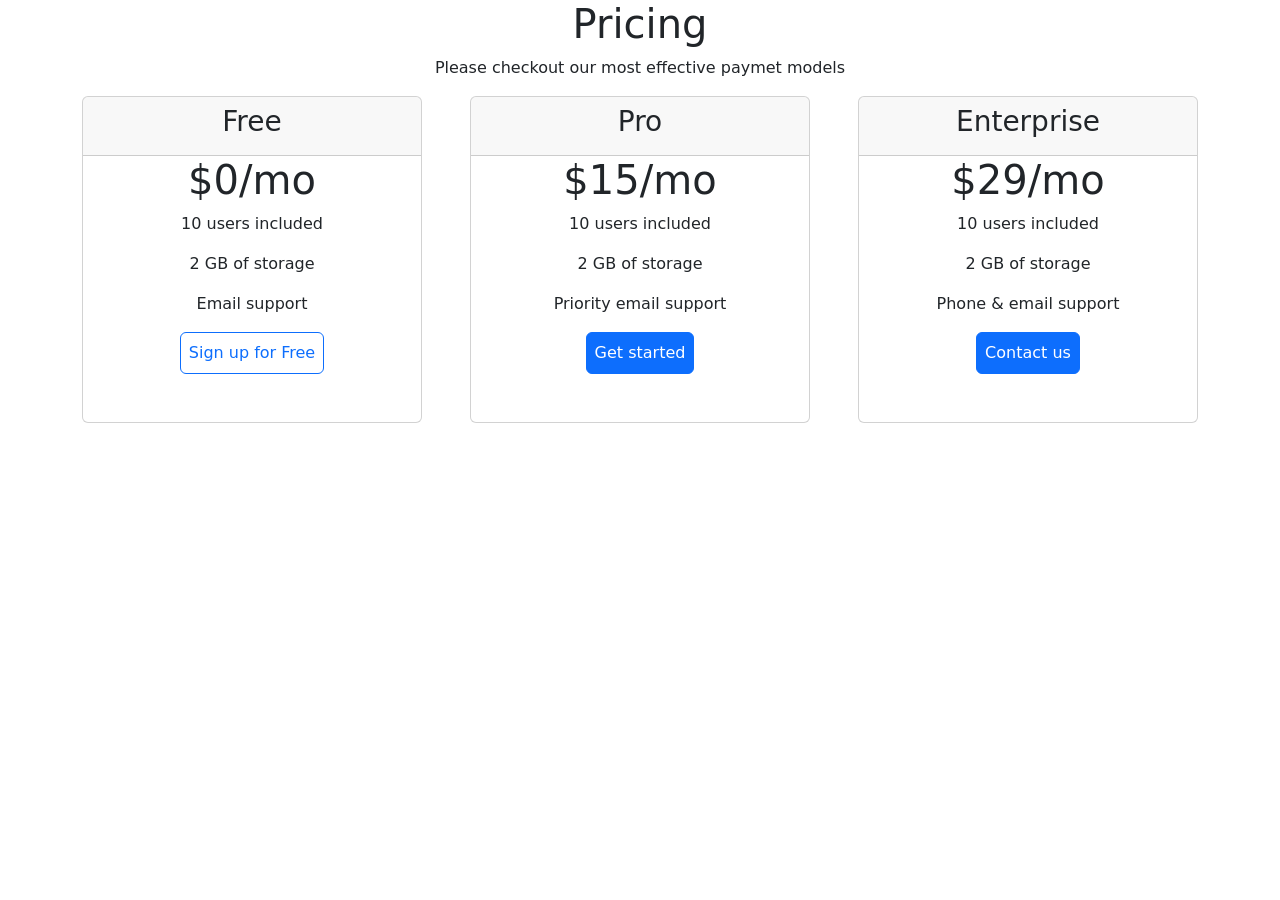
<file: Bootstrap/index.html>
<!DOCTYPE html>
<html lang="en">

<head>
    <meta charset="UTF-8">
    <meta name="viewport" content="width=device-width, initial-scale=1.0">
    <title>Bootstrap</title>
    <link rel="stylesheet" href="https://cdn.jsdelivr.net/npm/bootstrap@5.3.2/dist/css/bootstrap.min.css">
</head>

<body>

    <div class="container container-fluid text-center md  ">
        <h1>Pricing</h1>
        <p>Please checkout our most effective paymet models</p>
        <div class="cards d-flex justify-content-around  gap-5 ">
            <div class="card w-75 pb-5  ">
                <div class="card-header  ">

                    <h3>Free</h3>
                </div>
                <h1>$0/mo</h1>
                <p>10 users included</p>
                <p>2 GB of storage</p>
                <p>Email support</p>
                <button type="button" class="btn btn-outline-primary p-2  m-auto  ">Sign up for Free</button>

            </div>
            <div class="card w-75 pb-5  ">
                <div class="card-header  ">

                    <h3>Pro</h3>
                </div>
                <h1>$15/mo</h1>
                <p>10 users included</p>
                <p>2 GB of storage</p>
                <p>Priority email support</p>
                <button type="button" class="btn btn-primary p-2  m-auto  ">Get started</button>

            </div>
            <div class="card w-75 pb-5  ">
                <div class="card-header  ">

                    <h3>Enterprise</h3>
                </div>
                <h1>$29/mo</h1>
                <p>10 users included</p>
                <p>2 GB of storage</p>
                <p>Phone & email support</p>
                <button type="button" class="btn btn-primary p-2  m-auto  ">Contact us </button>

            </div>
        </div>
    </div>

    <script src="https://cdn.jsdelivr.net/npm/bootstrap@5.3.2/dist/js/bootstrap.bundle.min.js"></script>
</body>

</html>
</file>
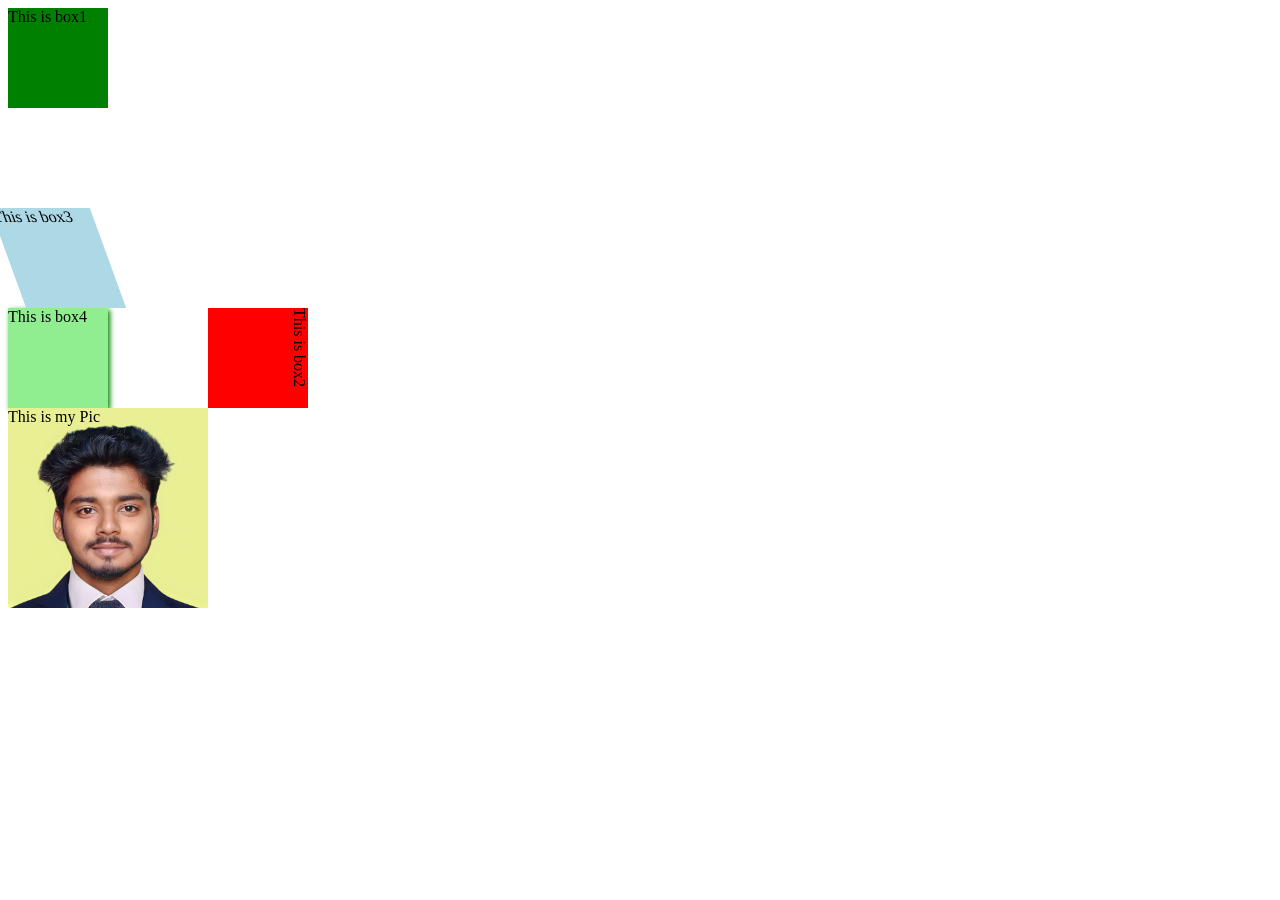
<file: Css  Level 4/index.html>
<!DOCTYPE html>
<html lang="en">
<head>
    <meta charset="UTF-8">
    <meta name="viewport" content="width=device-width, initial-scale=1.0">
    <title>Css Level 3</title>
    <link rel="stylesheet" href="style.css">
</head>
<body>
    <div id="box1">This is box1</div>
    <div id="box2">This is box2</div>
    <div id="box3">This is box3</div>
    <div id="box4">This is box4</div>
    <div id="myPic">This is my Pic</div>
</body>
</html>
</file>
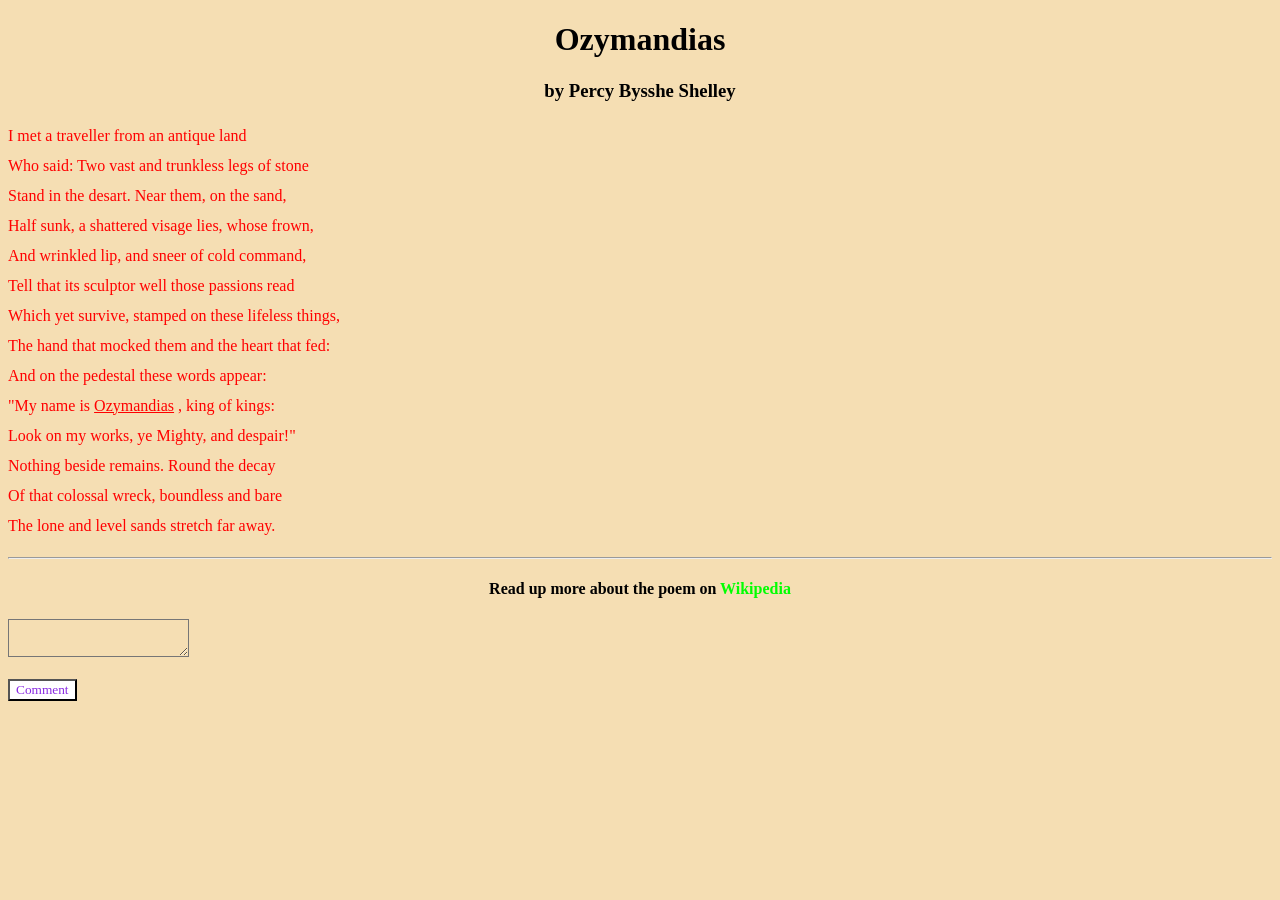
<file: Css level 1/index.html>
<!DOCTYPE html>
<html lang="en">

<head>
    <meta charset="UTF-8">
    <meta name="viewport" content="width=device-width, initial-scale=1.0">
    <title>Practice Css</title>
    <link rel="stylesheet" href="style.css">
</head>

<body>
    <!--Poem Name-->
    <h1>Ozymandias</h1>
    <!--Poet'sName-->
    <h3>by Percy Bysshe Shelley</h3>
    <!--Poem-->
    <p>
        I met a traveller from an antique land
        <br>
        Who said: Two vast and trunkless legs of stone
        <br>
        Stand in the desart. Near them, on the sand,
        <br>
        Half sunk, a shattered visage lies, whose frown,
        <br>
        And wrinkled lip, and sneer of cold command,
        <br>
        Tell that its sculptor well those passions read
        <br>
        Which yet survive, stamped on these lifeless things,
        <br>
        The hand that mocked them and the heart that fed:
        <br>
        And on the pedestal these words appear:
        <br>
        "My name is <span>Ozymandias</span> , king of kings:
        <br>
        Look on my works, ye Mighty, and despair!"
        <br>
        Nothing beside remains. Round the decay
        <br>
        Of that colossal wreck, boundless and bare
        <br>
        The lone and level sands stretch far away.
        <br>
    </p>
    <hr />
    <h4>Read up more about the poem on <a href=" https://en.wikipedia.org/wiki/Ozymandias ">Wikipedia</a></h4>
    <textarea placeholder="Leave your comments here..."> </textarea> 
    <br /><br />
    <button>Comment</button>
</body>

</html>
</file>
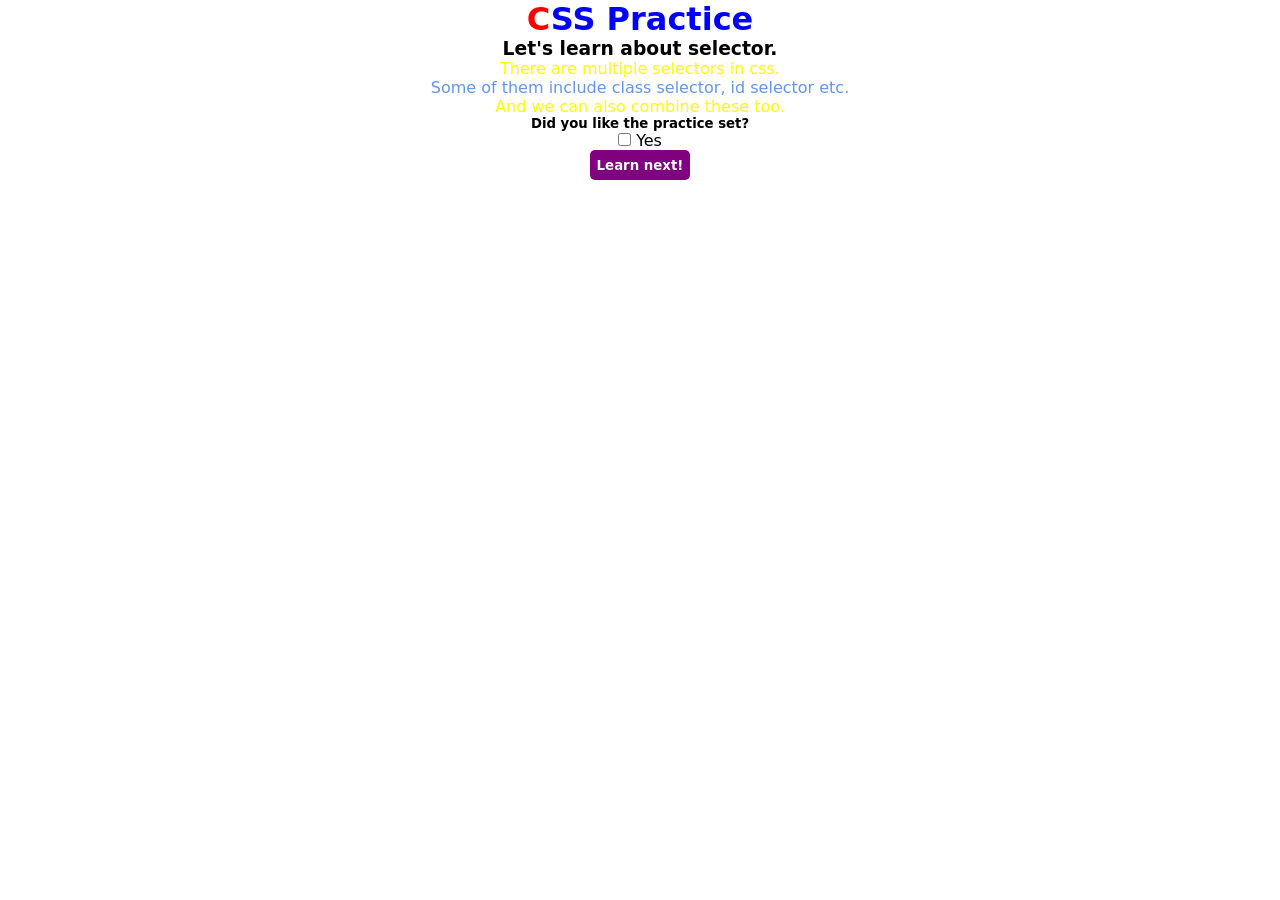
<file: Css level 2/index.html>
<!DOCTYPE html>
<html lang="en">

<head>
    <meta charset="UTF-8">
    <meta name="viewport" content="width=device-width, initial-scale=1.0">
    <title>Level 2</title>
    <link rel="stylesheet" href="style.css">
</head>

<body>
    <h1 class="headings" id="mainTopic">CSS Practice</h1>
    <h3  class="headings" >Let's learn about selector.</h3>
    <!-- Paragraph1 -->
    <p class="para">There are multiple selectors in css.</p>
    <!-- Paragraph2 -->
    <p class="para">Some of them include class selector, id selector etc.</p>
    <!-- Paragraph3 -->
    <p class="para">And we can also combine these too.</p>

    <div>
        <h5  class="headings" >Did you like the practice set?</h5>
        <input type="checkbox" id="yes" />
        <label for="yes">Yes</label>
        <br />
        <button>Learn next!</button>
    </div>
</body>

</html>
</file>
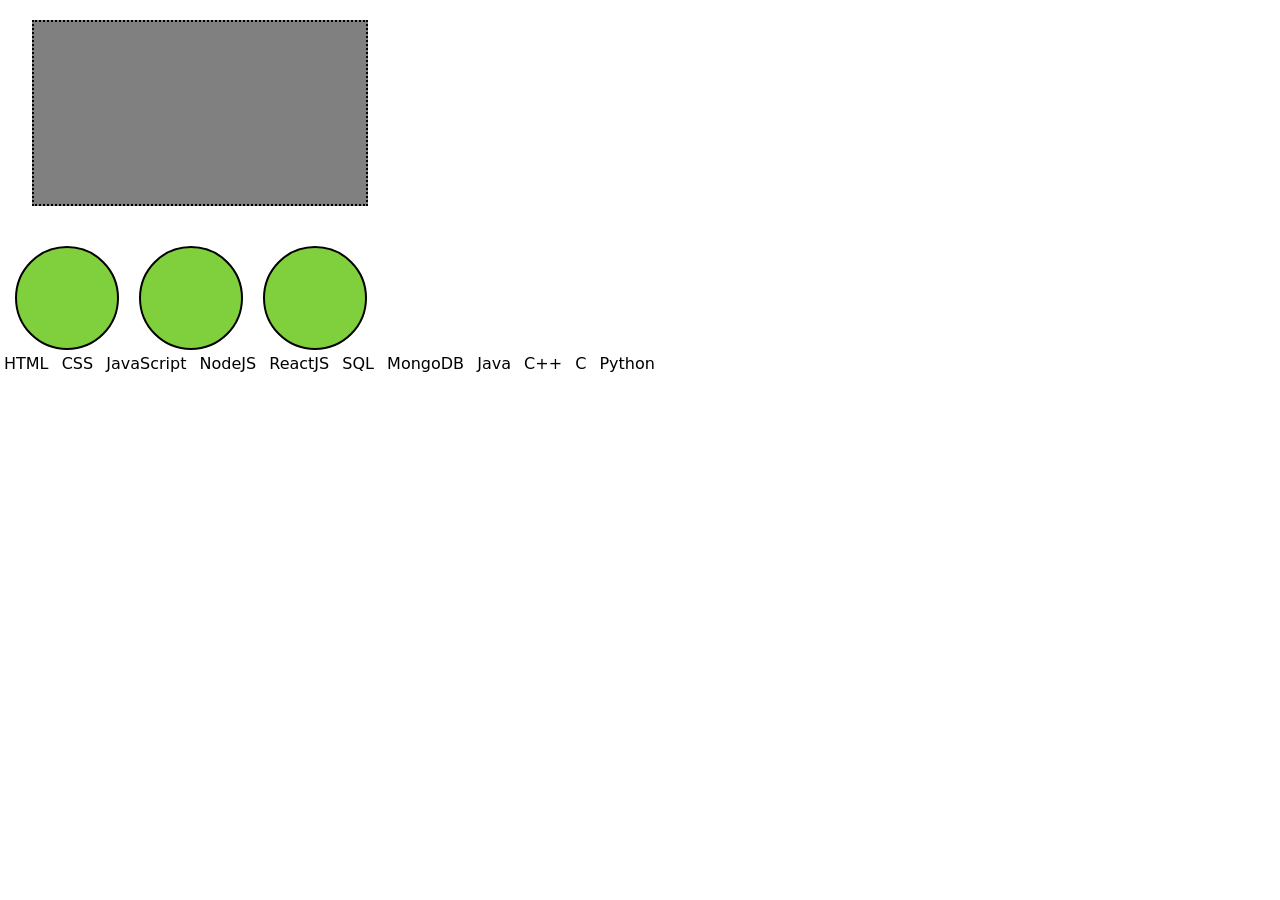
<file: Css level 3/index.html>
<!DOCTYPE html>
<html lang="en">

<head>
    <meta charset="UTF-8" />
    <meta http-equiv="X-UA-Compatible" content="IE=edge" />
    <meta name="viewport" content="width=device-width, initial-scale=1.0" />
    <title>CSS</title>
    <link rel="stylesheet" href="style.css" />
</head>

<body>
   <!-- Q1 -->
    <div class="set">
        
    </div>

    <!-- Q2 -->

    <div class="div">

    </div>
    <div class="div">

    </div>
    <div class="div">

    </div>

    <!-- Q3 -->

    <div>
        <ul>
            <li>HTML</li>
            <li>CSS</li>
            <li>JavaScript</li>
            <li>NodeJS</li>
            <li>ReactJS</li>
            <li>SQL</li>
            <li>MongoDB</li>
            <li>Java</li>
            <li>C++</li>
            <li>C</li>
            <li>Python</li>
        </ul>
    </div>
</body>

</html>
</file>
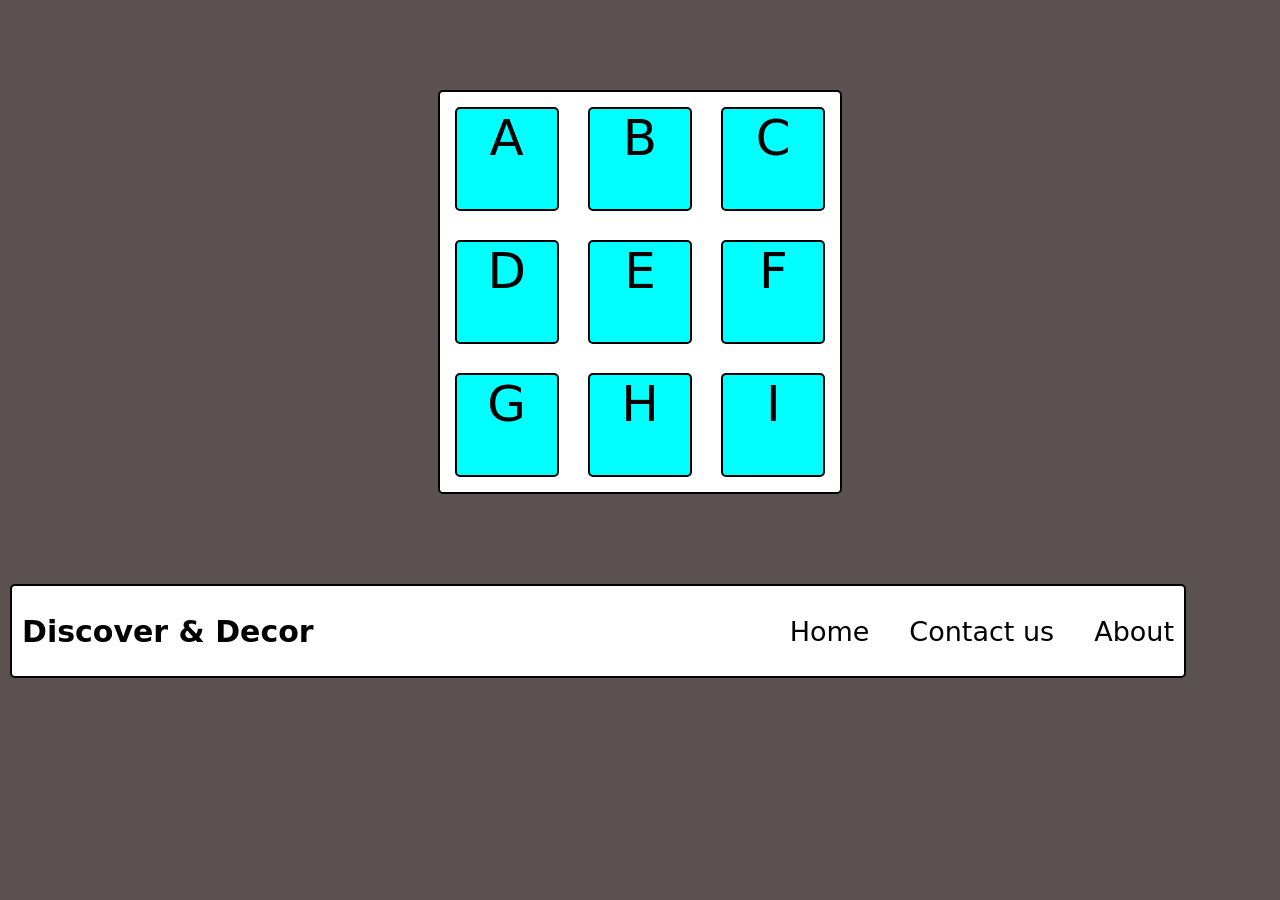
<file: Css Level 5/index.html>
<!DOCTYPE html>
<html lang="en">

<head>
    <meta charset="UTF-8">
    <meta name="viewport" content="width=device-width, initial-scale=1.0">
    <title>Css Level 5</title>
    <link rel="stylesheet" href="style.css">
</head>

<body>
    <!-- Q1 Re-createthefollowinglayoutusingflexboxascloselyaspossible -->

    <div class="Q1">
        <div class="alpha">A</div>
        <div class="alpha">B</div>
        <div class="alpha">C</div>
        <div class="alpha">D</div>
        <div class="alpha">E</div>
        <div class="alpha">F</div>
        <div class="alpha">G</div>
        <div class="alpha">H</div>
        <div class="alpha">I</div>
    </div>

    <div class="Q2">
        <div class="left">
            <h2>
                Discover & Decor
            </h2>
        </div>
        <div class="right">
            <ul>
                <li>Home</li>
                <li>Contact us </li>
                <li>About</li>

            </ul>
        </div>
    </div>

</body>

</html>
</file>
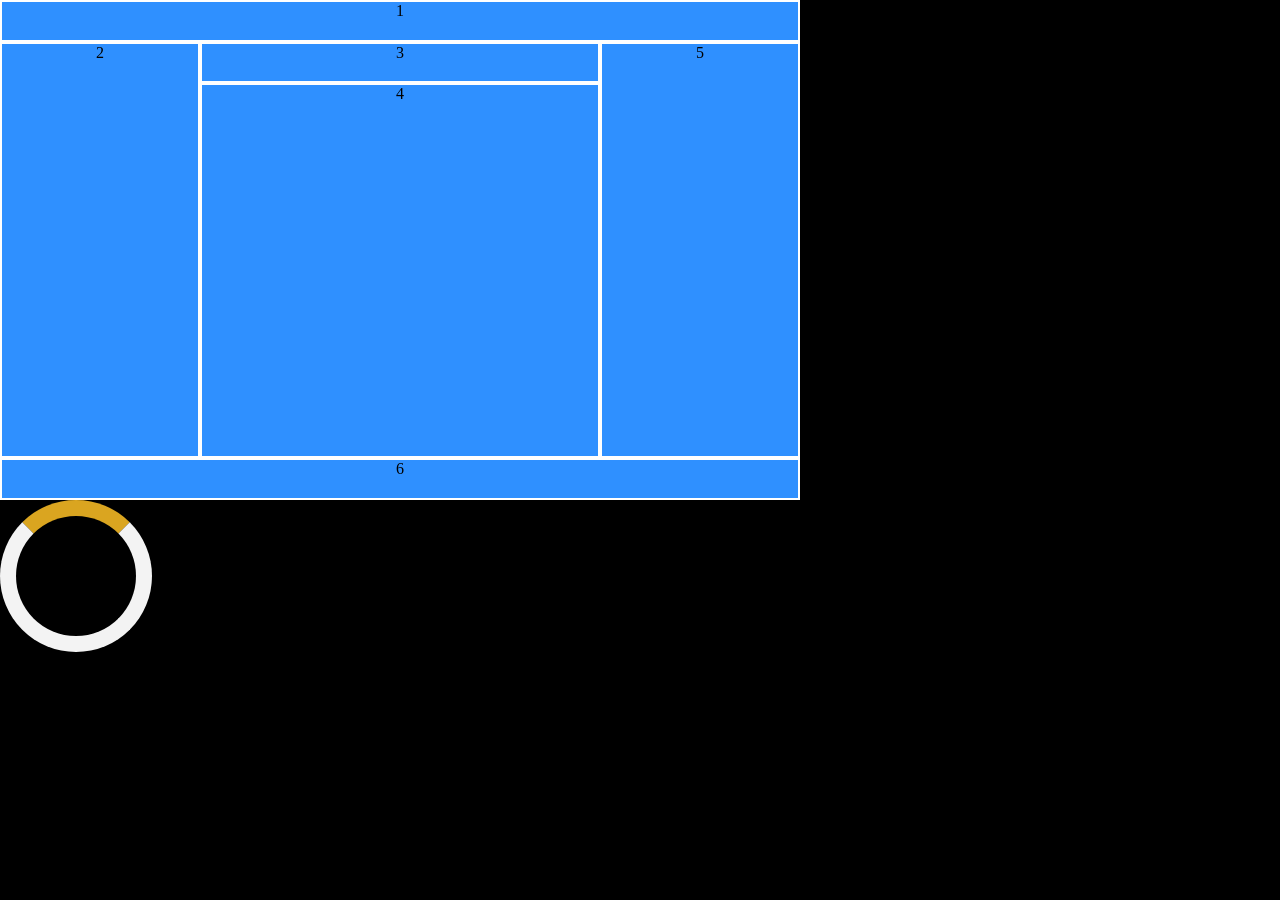
<file: Css Level 6/index.html>
<!DOCTYPE html>
<html lang="en">

<head>
    <meta charset="UTF-8">
    <meta name="viewport" content="width=device-width, initial-scale=1.0">
    <title>Practice</title>
    <link rel="stylesheet" href="style.css">
</head>

<body>

    <div class="container">
        <div class="item one">1</div>
        <div class="item two">2</div>
        <div class="item three">3</div>
        <div class="item four">4</div>
        <div class="item five">5</div>
        <div class="item six">6</div>
    </div>


    <div class="loader">
        
    </div>
</body>

</html>
</file>
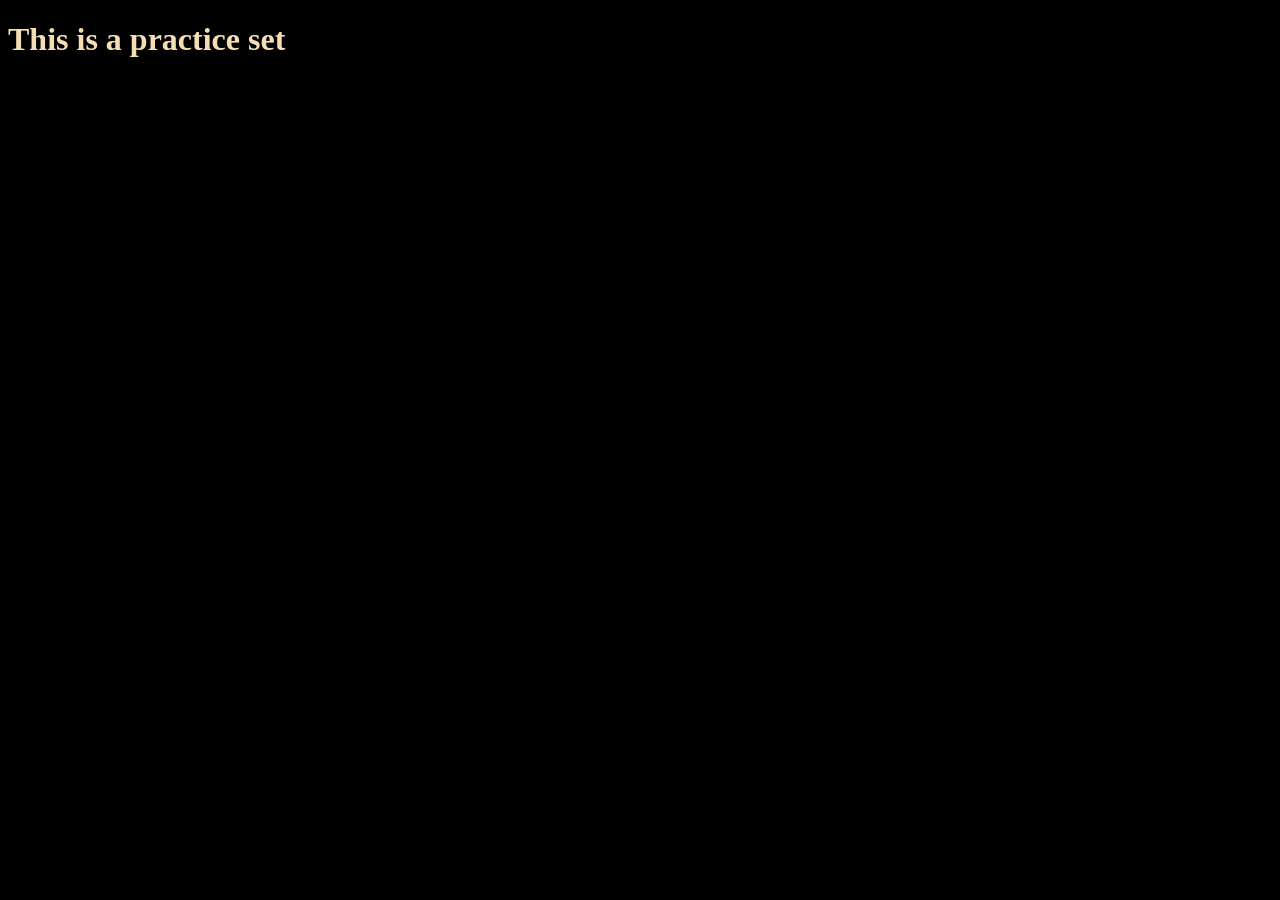
<file: Js part 2/index.html>
<!DOCTYPE html>
<html lang="en">
<head>
    <meta charset="UTF-8">
    <meta name="viewport" content="width=device-width, initial-scale=1.0">
    <title>Js part 2</title>
    <style>
        *{
            background-color: #000;
            color: wheat;
        }
    </style>
</head>
<body>
    <h1>This is a practice set</h1>



    <script src="app.js"></script>

</body>
</html>
</file>
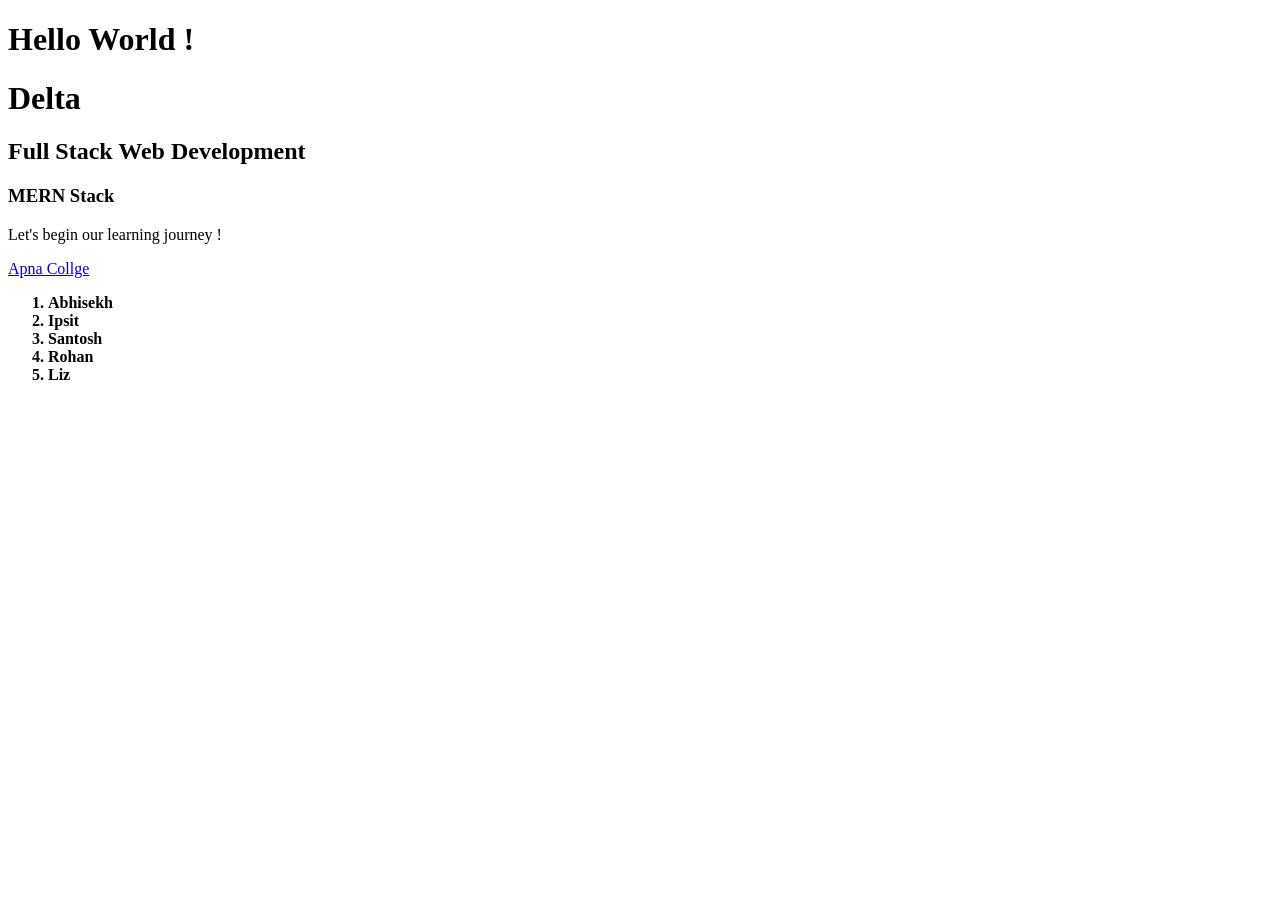
<file: level-1/index.html>
<!DOCTYPE html>
<html lang="en">
<head>
    <meta charset="UTF-8">
    <meta name="viewport" content="width=device-width, initial-scale=1.0">
    <title>Html Practice question</title>
</head>
<body>
    <!-- question1. Use the correct HTML tag to add a paragraph with the text "Hello World!". -->

    <h1> Hello World !</h1>

    <!-- question2. Markup the text with appropriate tags: -->

    <h1>Delta</h1>
    <h2>Full Stack Web Development</h2>
    <h3>MERN Stack</h3>
    <p>Let's begin our learning journey !</p>

    <!-- question3. Create a clickable link that redirects to the url: https://www.apnacollege.in/home-post-login-->

    <a href="https://www.apnacollege.in/home-post-login" target="_blank" rel="noopener noreferrer">Apna Collge</a>

    <!-- question4 . You are given the rank list of few students, create an ordered HTML list to display the list given below-->
<b>
        <ol>
            <li>Abhisekh</li>
            <li>Ipsit</li>
            <li>Santosh</li>
            <li>Rohan</li>
            <li>Liz</li>
        </ol>
    </b>
</body>
</html>
</file>
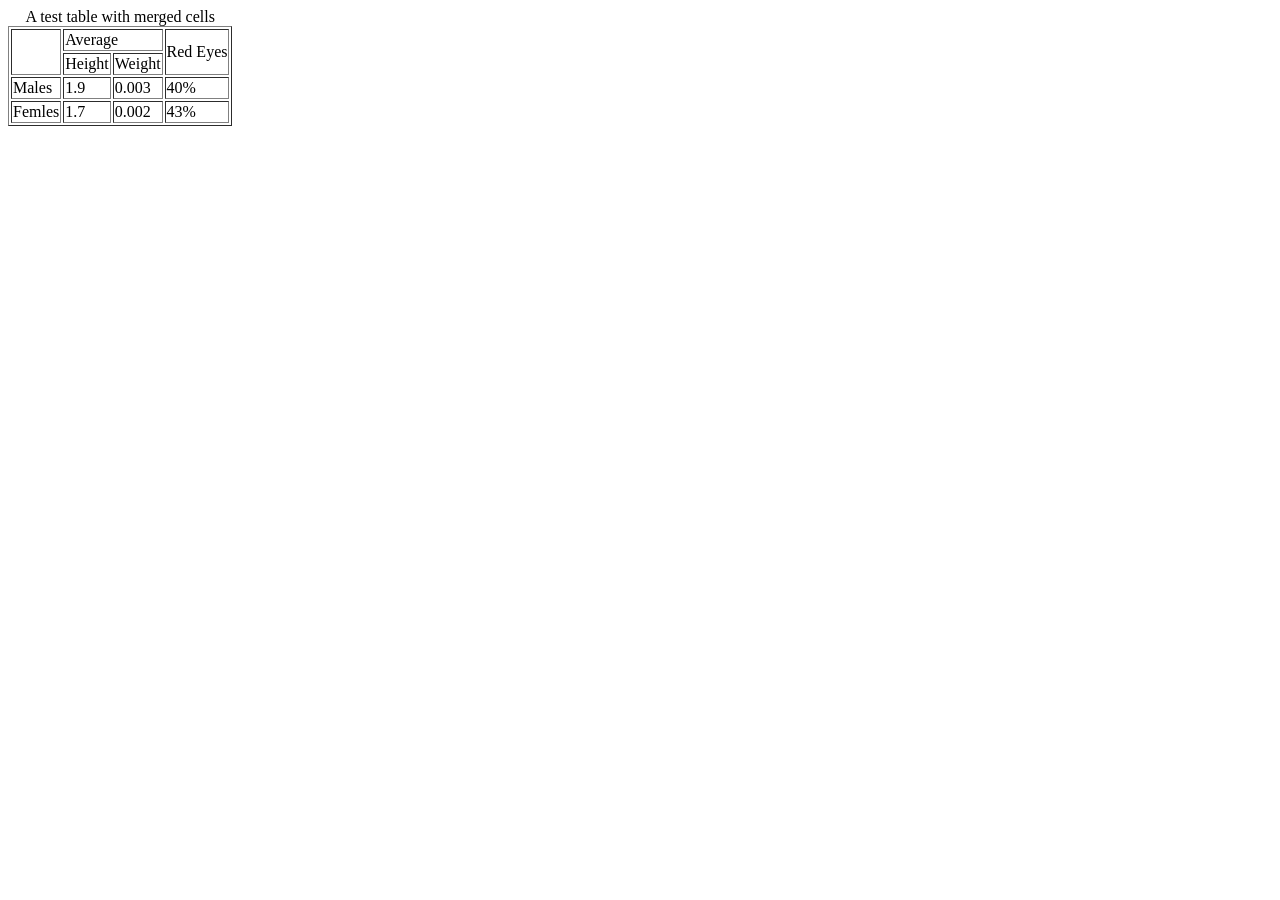
<file: level-3/index.html>
<!DOCTYPE html>
<html lang="en">

<head>
    <meta charset="UTF-8">
    <meta name="viewport" content="width=device-width, initial-scale=1.0">
    <title>Table</title>
</head>

<body>
    <table border="black">
        <caption>A test table with merged cells </caption>
        <tbody>
            <tr>
                <td rowspan="2"></td>
                <td colspan="2">Average</td>
                <td rowspan="2">Red Eyes</td>
            </tr>
            <tr>
                <td>Height</td>
                <td>Weight</td>
            </tr>
            <tr>
                <td>Males</td>
                <td>1.9</td>
                <td>0.003</td>
                <td>40%</td>
            </tr>
            <tr>
            
                <td>Femles</td>
                <td>1.7</td>
                <td>0.002</td>
                <td>43%</td>
            </tr>

        </tbody>
    </table>
</body>

</html>
</file>
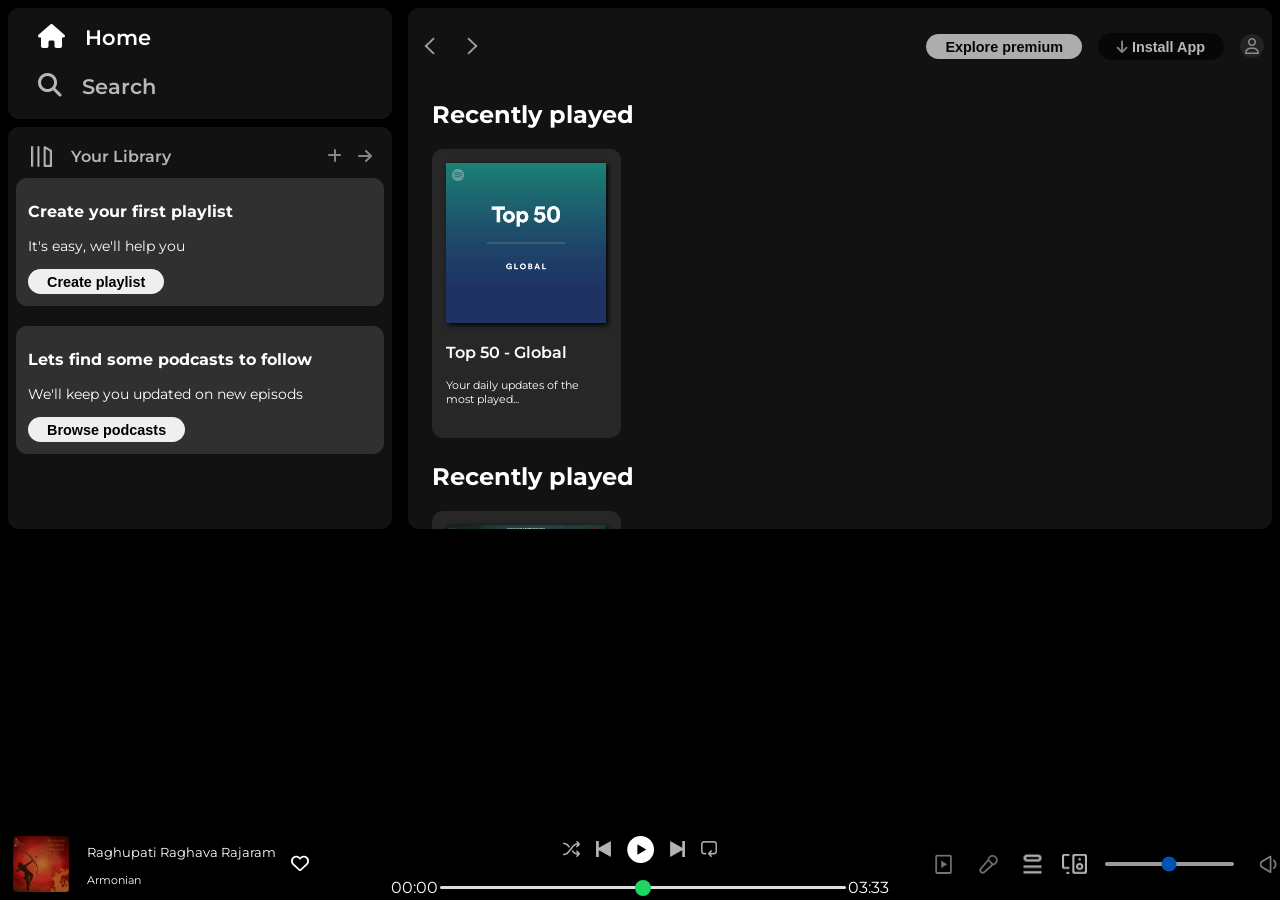
<file: Spotify clone/index.html>
<!DOCTYPE html>
<html lang="en">

<head>
    <meta charset="UTF-8">
    <meta name="viewport" content="width=device-width, initial-scale=1.0">
    <link rel="stylesheet" href="https://cdnjs.cloudflare.com/ajax/libs/font-awesome/6.5.1/css/all.min.css"
        integrity="sha512-DTOQO9RWCH3ppGqcWaEA1BIZOC6xxalwEsw9c2QQeAIftl+Vegovlnee1c9QX4TctnWMn13TZye+giMm8e2LwA=="
        crossorigin="anonymous" referrerpolicy="no-referrer" />
    <link rel="icon" href="./assets/logo.png">
    <title>Spotify - Web Player: Music for everyone</title>
    <link rel="stylesheet" href="style.css">
    <link rel="preconnect" href="https://fonts.googleapis.com">
    <link rel="preconnect" href="https://fonts.gstatic.com" crossorigin>
    <link href="https://fonts.googleapis.com/css2?family=Montserrat:wght@100;200;300;400;500;600;700&display=swap"
        rel="stylesheet">
</head>

<body>
    <div class="main">
        <div class="sidebar">
            <div class="nav">
                <div class="nav_option  " style="opacity: 1;">
                    <i class="fa-solid fa-house"></i>
                    <a href="#">Home</a>
                </div>
                <div class="nav_option">
                    <i class="fa-solid fa-magnifying-glass"></i>
                    <a href="#">Search</a>
                </div>

            </div>
            <div class="library">
                <div class="library_nav">
                    <div class="top">
                        <div class="left">
                            <img src="./assets/library_icon.png" alt="">
                            <a href="#">Your Library</a>
                        </div>
                        <div class="right">
                            <i class="fa-solid fa-plus"></i>
                            <i class="fa-solid fa-arrow-right"></i>
                        </div>
                    </div>
                    <div class="library_option">
                        <h3>Create your first playlist</h3>
                        <p>It's easy, we'll help you </p>
                        <button class="btn">Create playlist</button>
                    </div>
                    <div class="library_option">
                        <h3>Lets find some podcasts to follow</h3>
                        <p>We'll keep you updated on new episods </p>
                        <button class="btn">Browse podcasts</button>
                    </div>
                </div>
            </div>
        </div>
        <div class="main_content">
            <div class="upper">
                <div class="left">

                    <img src="./assets/backward_icon.png" alt="">
                    <img src="./assets/forward_icon.png" alt="">
                </div>
                <div class="right">
                    <button class="btn">Explore premium</button>
                    <button class="btn_transprent"><i class="fa-solid fa-arrow-down"></i> Install App</button>
                    <div class="wraper">
                        <div class="user">
                            <i class="fa-regular fa-user"></i>
                        </div>
                    </div>
                </div>
            </div>
            <div class="Cards">
                <h2>Recently played</h2>
                <div class="Cards_container">
                    <div class="card">
                        <img src="./assets/card1img.jpeg" alt="">
                        <p class="card_title">Top 50 - Global</p>
                        <p class="card_info">Your daily updates of the most played...</p>
                    </div>

                </div>
            </div>

            <div class="Cards">
                <h2>Recently played</h2>
                <div class="Cards_container">
                    <div class="card">
                        <img src="./assets/card2img.jpeg" alt="">
                        <p class="card_title">Top 50 - Global</p>
                        <p class="card_info">Your daily updates of the most played...</p>
                    </div>

                </div>
            </div>
            <div class="Cards">
                <h2>Recently played</h2>
                <div class="Cards_container">
                    <div class="card">
                        <img src="./assets/card5img.jpeg" alt="">
                        <p class="card_title">Top 50 - Global</p>
                        <p class="card_info">Your daily updates of the most played...</p>
                    </div>
                    <div class="card">
                        <img src="./assets/card3img.jpeg" alt="">
                        <p class="card_title">Top 50 - Global</p>
                        <p class="card_info">Your daily updates of the most played...</p>
                    </div>
                    <div class="card">
                        <img src="./assets/card3img.jpeg" alt="">
                        <p class="card_title">Top 50 - Global</p>
                        <p class="card_info">Your daily updates of the most played...</p>
                    </div>
                    <div class="card">
                        <img src="./assets/card2img.jpeg" alt="">
                        <p class="card_title">Top 50 - Global</p>
                        <p class="card_info">Your daily updates of the most played...</p>
                    </div>
                    <div class="card">
                        <img src="./assets/card4img.jpeg" alt="">
                        <p class="card_title">Top 50 - Global</p>
                        <p class="card_info">Your daily updates of the most played...</p>
                    </div>
                    <div class="card">
                        <img src="./assets/card5img.jpeg" alt="">
                        <p class="card_title">Top 50 - Global</p>
                        <p class="card_info">Your daily updates of the most played...</p>
                    </div>
                </div>
            </div>
            <div class="footer">
                <div class="line"></div>
            </div>
        </div>
    </div>

    <div class="music_player">
        <div class="left">
            <div class="file_info">
                <img src="./Home work assets/Ram ji.jpeg" alt="">
                <div class="inner">
                    <p class="song_name">Raghupati Raghava Rajaram</p>
                    <p class="Playlist_info">Armonian</p>
                </div>
                <i class="fa-regular fa-heart"></i>
            </div>
        </div>
        <div class="center">
            <div class="icons">
                <img src="./assets/player_icon1.png" alt="">
                <img src="./assets/player_icon2.png" alt="">
                <img src="./assets/player_icon3.png " alt="" style="height: 1.7rem; opacity: 1;">
                <img src="./assets/player_icon4.png" alt="">
                <img src="./assets/player_icon5.png" alt="">
            </div>
            <div class="player">
                <span>00:00</span>
                <input type="range" class="Playback">
                <span>03:33</span>
            </div>
        </div>
        <div class="right">
            <img src="./Home work assets/controls_icon1.png" alt="">
            <img src="./Home work assets/controld_icon2.png" alt="">
            <img src="./Home work assets/controls_icon3.png" alt="" style="height: 1.7rem;">
            <img src="./Home work assets/controls_icon4.png" alt="" style="height: 1.3rem;">
            <input type="range">
            <img src="./Home work assets/controls_icon5.png" alt="">
        </div>
    </div>
    </div>
</body>

</html>
</file>
<file: Css  Level 4/style.css>
/* Qs1. Add a 2s transition on box1 for width changes.
       It should have 'ease-in' speed curve & 0.5s delay  */

#box1 {
    width: 100px;
    height: 100px;
    background: green;
    transition: width 2s ease-in 0.5s;
}

#box1:hover {
    width: 600px;
}

/* Qs2. Using transform, move box2 200px to the right  & 
              200px down. Also rotate it 90deg.*/

#box2 {
    width: 100px;
    height: 100px;
    background: red;
    transform: translate(200px , 200px)  rotate(90deg);
}


/* Qs3. Using transform, skew box3 20deg along the x axis.*/

#box3 {
    width: 100px;
    height: 100px;
    background: lightblue;
    transform: skewX(20deg);
}

/* Qs4. Set a 2px horizontal & 2px vertical, green shadow 
              for box4, with a 5px blur radius.*/

#box4 {
    width: 100px;
    height: 100px;
    background: lightgreen;
    box-shadow: 2px 2px 5px green;
}

/* Qs5. Set Your picture or any picture as the background of the div
              "myPic". Also, set transparency of this div to 50%. */

#myPic {
    width: 200px;
    height: 200px;
    background: pink;
    background-image: url(/portfolio/abhisekh.jpg);
    
    background-size:cover;
}
</file>
<file: Css level 1/style.css>
*{
    background-color: wheat;
    font-family: Georgia;
}
p{
    color: #ff0000;
    line-height: 30px;
}
h1, h3 , h4{
    text-align: center;
}
h3{
    color: black;
}
h4 a{
    text-decoration: none;
    color: rgb(0, 255, 0 );
}
button{
    color: blueviolet;
    background-color: white;
}
textarea{
    color: #000;
}
span{
    text-decoration: underline;
}
</file>
<file: Css level 2/style.css>
* {
    margin: 0;
    padding: 0;
    font-family: system-ui, -apple-system, BlinkMacSystemFont, 'Segoe UI', Roboto, Oxygen, Ubuntu, Cantarell, 'Open Sans', 'Helvetica Neue', sans-serif;
}

body {
    text-align: center;
}

#mainTopic {
    color: blue;
}

/* .headings{
    font-family: Georgia
} */
.para {
    color: cornflowerblue;
}

div button {
    background-color: purple;
    color: azure;
    border: none;
    outline: none;
    border-radius: 5px;
    height: 30px;
    width: 100px;
    font-weight: 600;
}

button:hover {
    background-color: yellow;
    color: blue;
}

.para:nth-child(2n + 1) {
    color: yellow;
}
 h1::first-letter{
    color: rgb(255, 0, 0);
 }
 input[type="checkbox"]:checked + label{
    color: green;
    font-weight: 600;
 }
</file>
<file: Css level 3/style.css>
*{
    margin: 0;
    padding: 0;
    font-family: system-ui, -apple-system, BlinkMacSystemFont, 'Segoe UI', Roboto, Oxygen, Ubuntu, Cantarell, 'Open Sans', 'Helvetica Neue', sans-serif;

}
.set{
    height: 150px;
    width: 300px;
    background-color: gray;
    border: 2px dotted black;
    margin-top: 20px;
    margin-right: 1em;
    margin-bottom: 40px;
    margin-left: 2em;
    padding: 1em;
}
.div{
    height: 100px;
    width: 100px;
    background-color: rgb(128, 207, 60);
    border: 2px solid black;
    border-radius: 50%;
    display: inline-block;
    margin-left: 15px;
}
div ul li{
    display: inline;
    margin: 4px;
}
</file>
<file: Css Level 5/style.css>
* {
    margin: 0;
    padding: 0;
    font-family: system-ui, -apple-system, BlinkMacSystemFont, 'Segoe UI', Roboto, Oxygen, Ubuntu, Cantarell, 'Open Sans', 'Helvetica Neue', sans-serif;
    background-color: #5c5151;
    text-align: center;
}

.Q1 {
    height: 400px;
    width: 400px;
    background-color: rgb(255, 255, 255);
    border: 2px solid black;
    border-radius: 5px;
    margin: 90px auto;
    display: flex;
    align-items: center;
    justify-content: space-around;
    flex-wrap: wrap;
}

.alpha {
    height: 100px;
    width: 100px;
    background-color: aqua;
    border: 2px solid black;
    font-size: 50px;
    text-align: center;
    border-radius: 5px;
}

.Q2 {
    display: flex;
    align-items: center;
    justify-content: space-between;
    height: 70px;
    width: 90%;
    font-size: 20px;
    margin: 0 10px ;
    border: 2px solid black;
    border-radius: 5px;
    padding: 10px;
    background-color: rgb(255, 255, 255);
}

h2 {
    background-color: rgb(255, 255, 255);
}

.right ul {
    display: flex;
    align-items: center;
    justify-content: space-around;
    gap: 40px;
    font-size: 27px;
    background-color: rgb(255, 255, 255);
}

ul li {
    list-style: none;
    background-color: rgb(255, 255, 255);
}
</file>
<file: Css Level 6/style.css>
* {
    margin: 0;
    padding: 0;
    background-color: #000000;
}

.container {
    width: 800px;
    height: 500px;
    background-color: rgb(0, 0, 0);
    display: grid;
    grid-template-rows: repeat(12, 1fr);
    grid-template-columns: repeat(12, 1fr);

}

.item {
    /* height: 50px;
    width: 100px; */
    background-color: rgb(47, 144, 255);
    border: 2px solid rgb(255, 255, 255);
    text-align: center;
}

.one {
    grid-row: 1/2;
    grid-column: 1/13;
}

.two {
    grid-row: 2/12;
    grid-column: 1/4;
}

.three {
    grid-row: 2 / 3;
    grid-column: 4 / 10;
}

.four {
    grid-row: 3/12;
    grid-column: 4/10;
}

.five {
    grid-row: 2/12;
    grid-column: 10/13;
}

.six {
    grid-row: 12/13;
    grid-column: 1/13;
}

@media (max-width:720px) {
    .container {
        width: 600px;
        height: 400px;
    }

    .one {
        grid-row: 1/2;
        grid-column: 1/ 13;
    }

    .two {
        grid-row: 3/12;
        grid-column: 1/4;
    }

    .three {
        grid-row: 2/2;
        grid-column: 1/13;
    }

    .four {
        grid-row: 3/12;
        grid-column: 4/13;
    }

    .five {
        grid-row: 12/13;
        grid-column: 1/4;
    }

    .six {
        grid-row: 12/13;
        grid-column: 4/13;
    }
}

.loader {
    border: 16px solid#f3f3f3;
    border-top: 16px solid goldenrod;
    border-radius: 50%;
    width: 120px;
    height: 120px;
    animation: spin 2s linear infinite;
}

@keyframes spin {
    0% {
        transform: rotate(0deg);
    }

    100% {
        transform: rotate(360deg);
    }
}
</file>
<file: Spotify clone/style.css>
body {
    font-family: 'Montserrat', sans-serif;
    margin: 0;
    background-color: #000;
    color: #fff;
    overflow: hidden;
}

.main {
    display: flex;
    height: 100vh;
}

.sidebar {
    background-color: #000;
    width: 400px;
    border-radius: 0.7rem;
}

.main_content {
    flex: 1;
    overflow: auto;
    border-radius: 0.7rem;
    background-color: #121212;
    margin: 0.5rem;
    height: 521px;
}

.nav {
    background-color: #121212;
    border-radius: 0.7rem;
    height: 95px;
    display: flex;
    flex-direction: column;
    justify-content: center;
    padding: 0.5rem 0.75rem;
    margin: 0.5rem;
}

.nav_option {
    padding: 0.2rem;
    border-radius: 0.7rem;
    line-height: 2.5rem;
    opacity: 0.7;
}

.nav_option:hover {
    opacity: 1;
}

.nav_option i {
    font-size: 1.5rem;
    padding-left: 0.9rem;
    cursor: pointer;
}

.nav_option a {
    font-size: 1.3rem;
    padding-left: 1rem;
    font-weight: 600;
    text-decoration: none;
    color: white;
}

.top {
    display: flex;
    justify-content: space-between;
    align-items: center;
    padding: 0.5rem 0.75rem;
}

.left {
    display: flex;
    align-items: center;
    gap: 1rem;
}

.left img {
    height: 1.4rem;
    width: 1.4rem;
    opacity: 0.7;
    cursor: pointer;
}

.left img:hover {
    opacity: 1;
}

.left a {
    opacity: 0.7;
    cursor: pointer;
    font-size: 1rem;
    font-weight: 400;
    font-weight: 600;
    text-decoration: none;
    color: white;
}

.left a:hover {
    opacity: 1;
}


.library {
    background-color: #121212;
    border-radius: 0.7rem;
    margin: 0.5rem;
    padding: 0.5rem;
    height: 386px;
}

.right {
    display: flex;
    gap: 1rem;
    justify-content: center;
    align-items: center;
    opacity: 0.7;
}

.right i {
    opacity: 0.7;
}

.right i:hover {
    opacity: 1;
}

.library_nav .library_option {
    height: 120px;
    padding: 0.5rem 0.75rem 0 0.75rem;
    background-color: rgba(255, 255, 255, 0.126);
    border-radius: 0.7rem;
    margin-bottom: 20px;

}

.library_option h3 {
    font-size: 1rem;
}

.library_option p {
    font-size: 0.9rem;
}

.btn {
    font-size: 0.9rem;
    border-radius: 30px;
    outline: none;
    height: 25px;
    width: auto;
    cursor: pointer;
    padding: 5px 19px 4px 19px;
    font-weight: 600;
    border: none;
}

.upper {
    position: sticky;
    top: 0;
    margin: 0.5rem;
    display: flex;
    align-items: center;
    justify-content: space-between;
    background-color: #121212;
    height: 60px;


}

.btn_transprent {
    cursor: pointer;
    font-size: 0.9rem;
    border-radius: 30px;
    outline: none;
    height: 27px;
    width: auto;
    padding: 5px 19px 4px 19px;
    font-weight: 600;
    border: none;
    color: rgb(255, 255, 255);
    background-color: rgb(3, 3, 3);
}

.main_content .upper .right .wraper {
    background-color: rgba(255, 255, 255, 0.105);
    height: 1.5rem;
    width: 1.5rem;
    border-radius: 50%;
    display: flex;
    align-items: center;
    justify-content: center;
}

.left img {
    height: 1.3rem;
    width: 1.3rem;
    padding: 3px;
}

.Cards {
    margin: 1.5rem;
}

.Cards_container {
    display: flex;
    flex-wrap: wrap;
    gap: 1.2rem;
}

.card {
    height: 260px;
    width: 160px;
    background-color: #272727;
    border-radius: 0.7rem;
    padding: 0.9rem;
    cursor: pointer;
}

.card img {
    height: 160px;
    box-shadow: 2px 2px 5px black;
}

.card .card_title {
    font-weight: 600;
}

.card .card_info {
    font-size: 0.7rem;
}

.music_player {
    background-color: black;
    position: fixed;
    bottom: 0;
    width: 100vw;
    height: 72px;
    display: flex;
    align-items: center;
    justify-content: space-between;
    margin-top: 5px;
}

.music_player .left {
    width: 350px;

    height: 100%;

}

.music_player .left .file_info {
    display: flex;
    align-items: center;
    justify-content: center;
    gap: 15px;
}

.music_player .left .file_info img {
    height: 56px;
    width: 56px;
    filter: brightness(100%);
    margin-left: 10px;
    border-radius: 6px;

}

.music_player .left .file_info .song_name {
    font-size: 13px;
}

.music_player .left .file_info .Playlist_info {
    font-size: 11px;
}

.music_player .left .file_info i {
    font-size: 18px;
}

.music_player .center {
    flex: 1;
    height: 100%;
    padding-bottom: 15px;
}



.footer {
    height: 300px;
    display: flex;
    align-items: center;
    justify-content: center;
}

.line {
    height: 50%;
    width: 90%;
    border-top: 1px solid white;
    opacity: 0.7;
}

.center .icons {
    display: flex;
    align-items: center;
    justify-content: center;
    gap: 1rem;
    margin-top: 15px;
}

.center .icons img {
    height: 1rem;
    opacity: 0.7;
}

.center .icons img:hover {
    opacity: 1;
}

.center .player {
    display: flex;
    align-items: center;
    justify-content: center;
    margin-top: 15px;
}

.player input {
    width: 70%;
    appearance: none;
    background-color: transparent;
    cursor: pointer;

}

.player input::-webkit-slider-runnable-track {
    background-color: #ddd;
    border-radius: 100px;
    height: 0.2rem;
}

.player input::-webkit-slider-thumb {
    appearance: none;
    height: 1rem;
    width: 1rem;
    background-color: #1bd760;
    border-radius: 50%;
    margin-top: -6px;
}

.music_player .right {
    display: flex;
    justify-content: center;
    align-items: center;
    width: 350px;
    height: 100%;
}

.music_player .right img {
    height: 2.7rem;
}

.music_player .right input::-webkit-slider-runnable-track {
    background-color: #ddd;
    border-radius: 100px;
    height: .2rem;
    cursor: pointer;
}

.music_player .right input::-webkit-slider-thumb {
    appearance: none;
    height: 1rem;
    width: 1rem;
    background-color: #1bd760;
    border-radius: 50%;
    margin-top: -6px;
}
</file>
